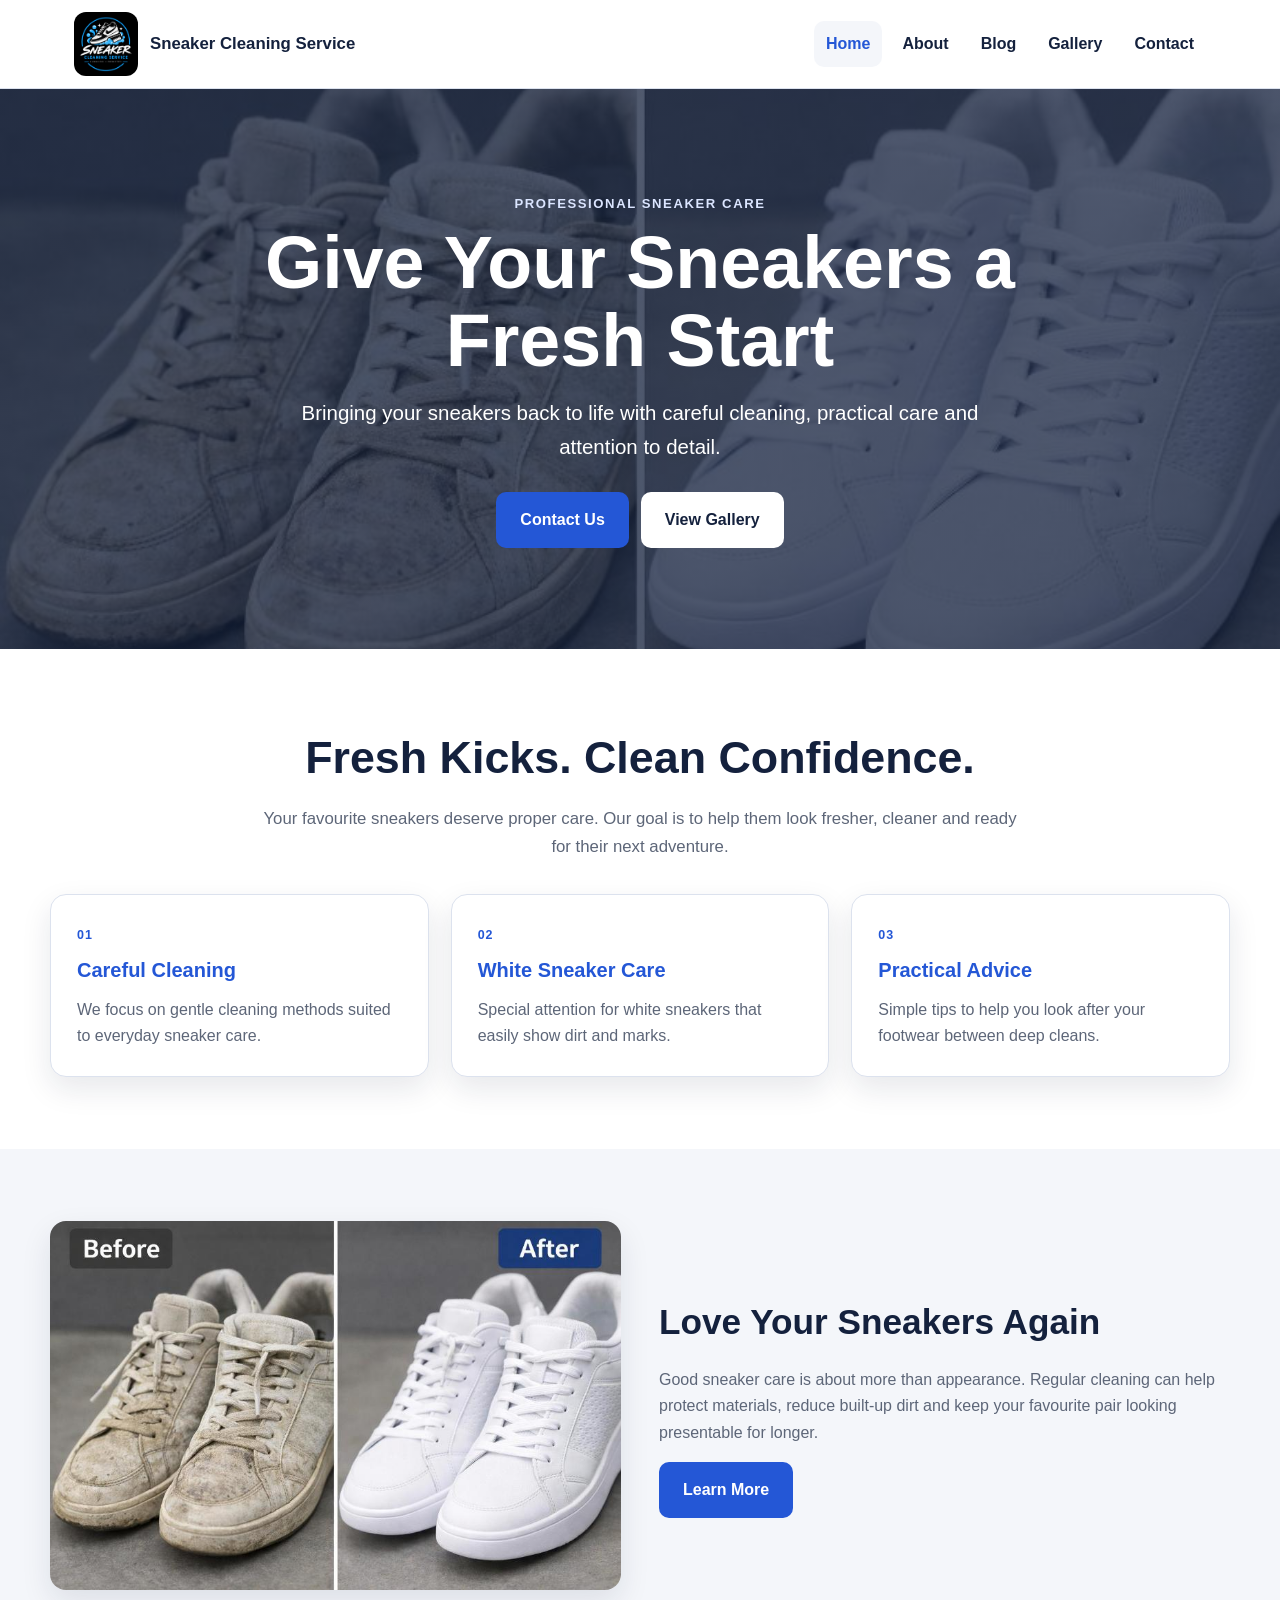
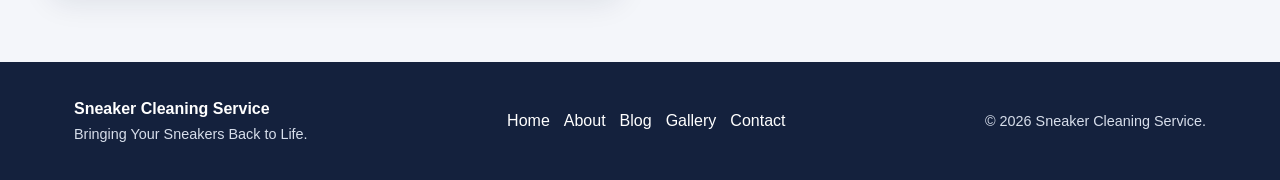
<file: index.html>
<!DOCTYPE html>
<html lang="en">
<head>
  <meta charset="UTF-8">
  <meta name="viewport" content="width=device-width, initial-scale=1.0">
  <meta name="description" content="Sneaker Cleaning Service helps bring your favourite sneakers back to life with careful cleaning and footwear care.">
  <title>Sneaker Cleaning Service | Bringing Your Sneakers Back to Life</title>
  <link rel="stylesheet" href="assets/css/styles.css">
</head>
<body>
  <a class="skip-link" href="#main">Skip to content</a>
  <header class="site-header">
    <div class="header-inner">
      <a class="brand" href="index.html">
        <img src="assets/images/logo.jpeg" alt="Sneaker Cleaning Service logo">
        <span>Sneaker Cleaning Service</span>
      </a>
      <nav class="site-nav" aria-label="Main navigation">
        <a href="index.html" aria-current="page">Home</a>
        <a href="about.html">About</a>
        <a href="blog.html">Blog</a>
        <a href="gallery.html">Gallery</a>
        <a href="contact.html">Contact</a>
      </nav>
    </div>
  </header>

  <main id="main">
    <section class="hero">
      <div class="hero-content">
        <span class="eyebrow">Professional sneaker care</span>
        <h1>Give Your Sneakers a Fresh Start</h1>
        <p>Bringing your sneakers back to life with careful cleaning, practical care and attention to detail.</p>
        <div class="hero-actions">
          <a class="btn btn-primary" href="contact.html">Contact Us</a>
          <a class="btn btn-secondary" href="gallery.html">View Gallery</a>
        </div>
      </div>
    </section>

    <section class="section">
      <div class="container">
        <div class="section-heading">
          <h2>Fresh Kicks. Clean Confidence.</h2>
          <p>Your favourite sneakers deserve proper care. Our goal is to help them look fresher, cleaner and ready for their next adventure.</p>
        </div>
        <div class="cards">
          <article class="card">
            <span class="card-label">01</span>
            <h3>Careful Cleaning</h3>
            <p>We focus on gentle cleaning methods suited to everyday sneaker care.</p>
          </article>
          <article class="card">
            <span class="card-label">02</span>
            <h3>White Sneaker Care</h3>
            <p>Special attention for white sneakers that easily show dirt and marks.</p>
          </article>
          <article class="card">
            <span class="card-label">03</span>
            <h3>Practical Advice</h3>
            <p>Simple tips to help you look after your footwear between deep cleans.</p>
          </article>
        </div>
      </div>
    </section>

    <section class="section alt">
      <div class="container split">
        <img src="assets/images/before-after.jpeg" alt="Before and after example of sneaker cleaning">
        <div>
          <h2>Love Your Sneakers Again</h2>
          <p>Good sneaker care is about more than appearance. Regular cleaning can help protect materials, reduce built-up dirt and keep your favourite pair looking presentable for longer.</p>
          <a class="btn btn-primary" href="about.html">Learn More</a>
        </div>
      </div>
    </section>
  </main>

  <footer class="site-footer">
    <div class="footer-inner">
      <div>
        <strong>Sneaker Cleaning Service</strong>
        <div class="footer-copy">Bringing Your Sneakers Back to Life.</div>
      </div>
      <nav class="footer-links" aria-label="Footer navigation">
        <a href="index.html">Home</a>
        <a href="about.html">About</a>
        <a href="blog.html">Blog</a>
        <a href="gallery.html">Gallery</a>
        <a href="contact.html">Contact</a>
      </nav>
      <div class="footer-copy">&copy; <span data-year>2026</span> Sneaker Cleaning Service.</div>
    </div>
  </footer>
  <script src="assets/js/main.js"></script>
</body>
</html>
</file>
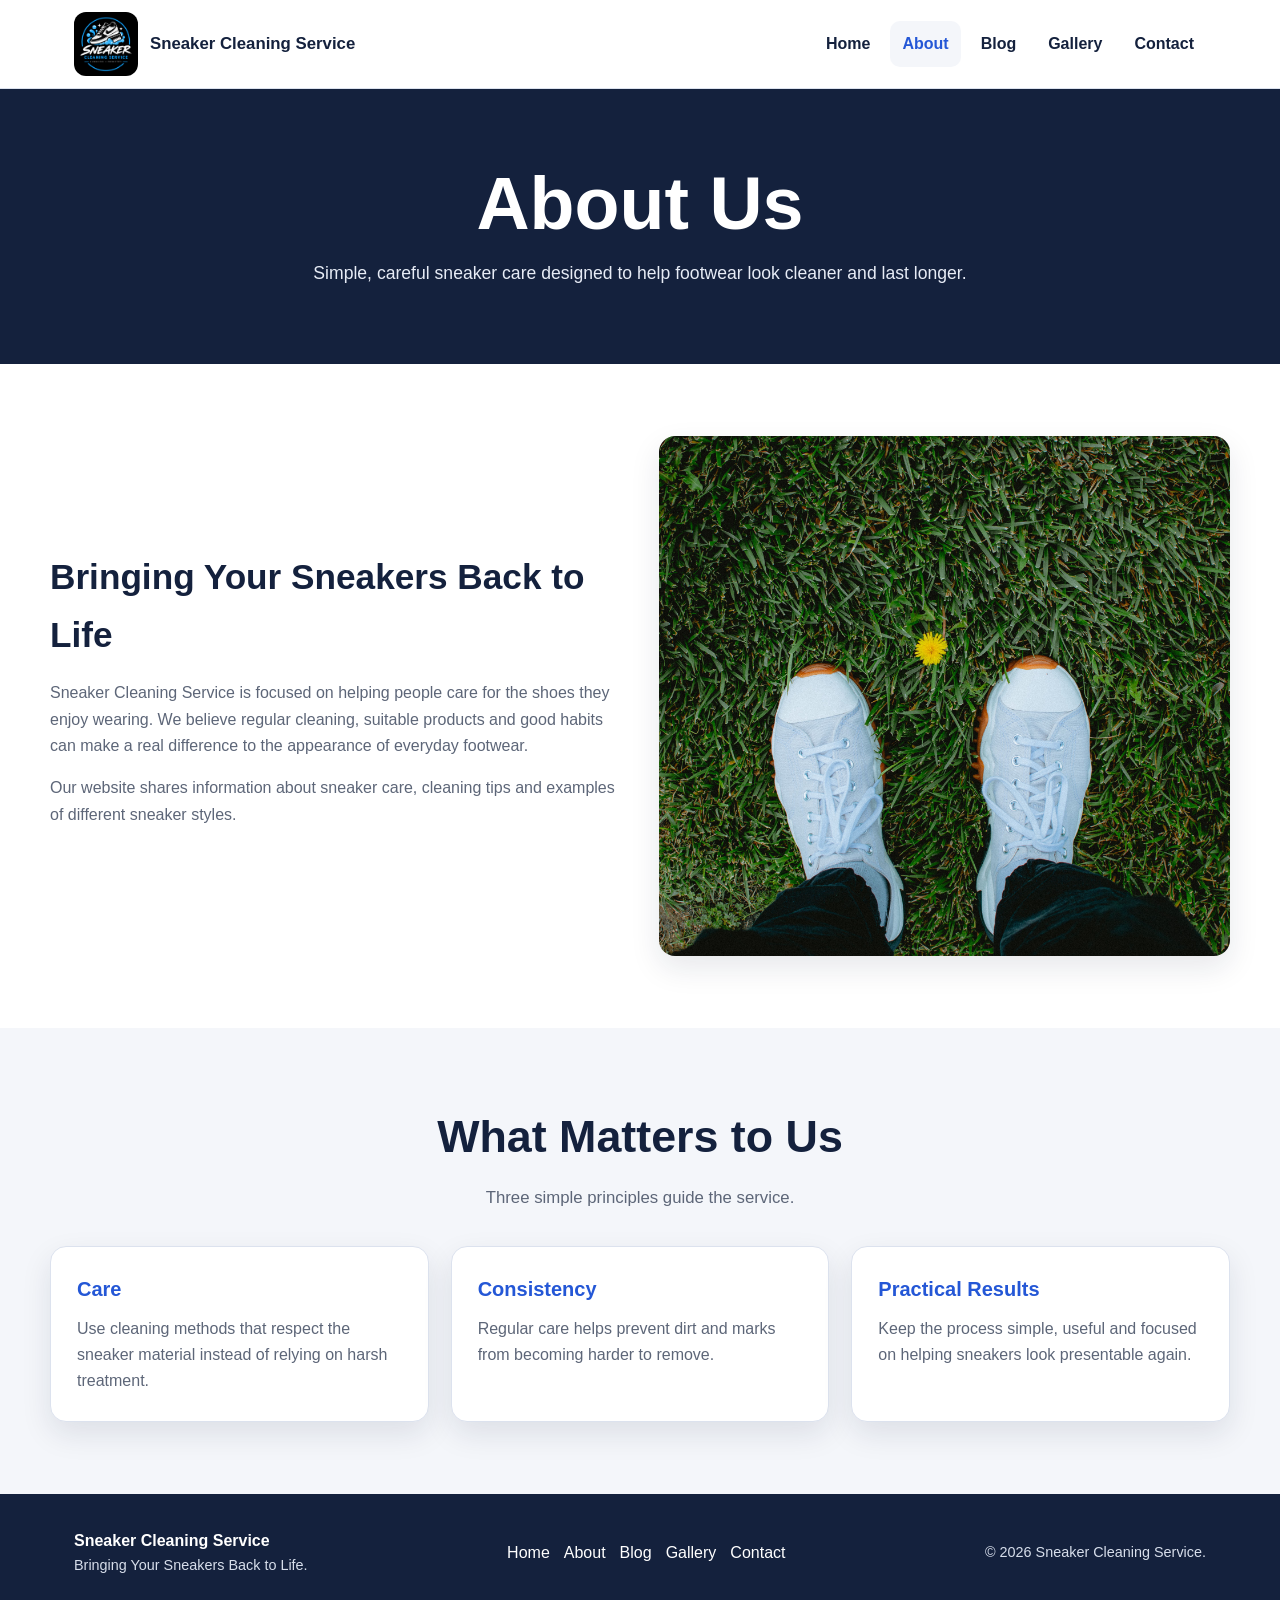
<file: about.html>
<!DOCTYPE html>
<html lang="en">
<head>
  <meta charset="UTF-8">
  <meta name="viewport" content="width=device-width, initial-scale=1.0">
  <meta name="description" content="Learn about Sneaker Cleaning Service and our approach to sneaker care.">
  <title>About | Sneaker Cleaning Service</title>
  <link rel="stylesheet" href="assets/css/styles.css">
</head>
<body>
  <a class="skip-link" href="#main">Skip to content</a>
  <header class="site-header">
    <div class="header-inner">
      <a class="brand" href="index.html"><img src="assets/images/logo.jpeg" alt="Sneaker Cleaning Service logo"><span>Sneaker Cleaning Service</span></a>
      <nav class="site-nav" aria-label="Main navigation">
        <a href="index.html">Home</a><a href="about.html" aria-current="page">About</a><a href="blog.html">Blog</a><a href="gallery.html">Gallery</a><a href="contact.html">Contact</a>
      </nav>
    </div>
  </header>

  <main id="main">
    <section class="page-hero">
      <h1>About Us</h1>
      <p>Simple, careful sneaker care designed to help footwear look cleaner and last longer.</p>
    </section>

    <section class="section">
      <div class="container split">
        <div>
          <h2>Bringing Your Sneakers Back to Life</h2>
          <p>Sneaker Cleaning Service is focused on helping people care for the shoes they enjoy wearing. We believe regular cleaning, suitable products and good habits can make a real difference to the appearance of everyday footwear.</p>
          <p>Our website shares information about sneaker care, cleaning tips and examples of different sneaker styles.</p>
        </div>
        <img src="assets/images/white-sneaker.jpg" alt="Clean white sneaker">
      </div>
    </section>

    <section class="section alt">
      <div class="container">
        <div class="section-heading"><h2>What Matters to Us</h2><p>Three simple principles guide the service.</p></div>
        <div class="cards">
          <article class="card"><h3>Care</h3><p>Use cleaning methods that respect the sneaker material instead of relying on harsh treatment.</p></article>
          <article class="card"><h3>Consistency</h3><p>Regular care helps prevent dirt and marks from becoming harder to remove.</p></article>
          <article class="card"><h3>Practical Results</h3><p>Keep the process simple, useful and focused on helping sneakers look presentable again.</p></article>
        </div>
      </div>
    </section>
  </main>

  <footer class="site-footer"><div class="footer-inner"><div><strong>Sneaker Cleaning Service</strong><div class="footer-copy">Bringing Your Sneakers Back to Life.</div></div><nav class="footer-links" aria-label="Footer navigation"><a href="index.html">Home</a><a href="about.html">About</a><a href="blog.html">Blog</a><a href="gallery.html">Gallery</a><a href="contact.html">Contact</a></nav><div class="footer-copy">&copy; <span data-year>2026</span> Sneaker Cleaning Service.</div></div></footer>
  <script src="assets/js/main.js"></script>
</body>
</html>
</file>
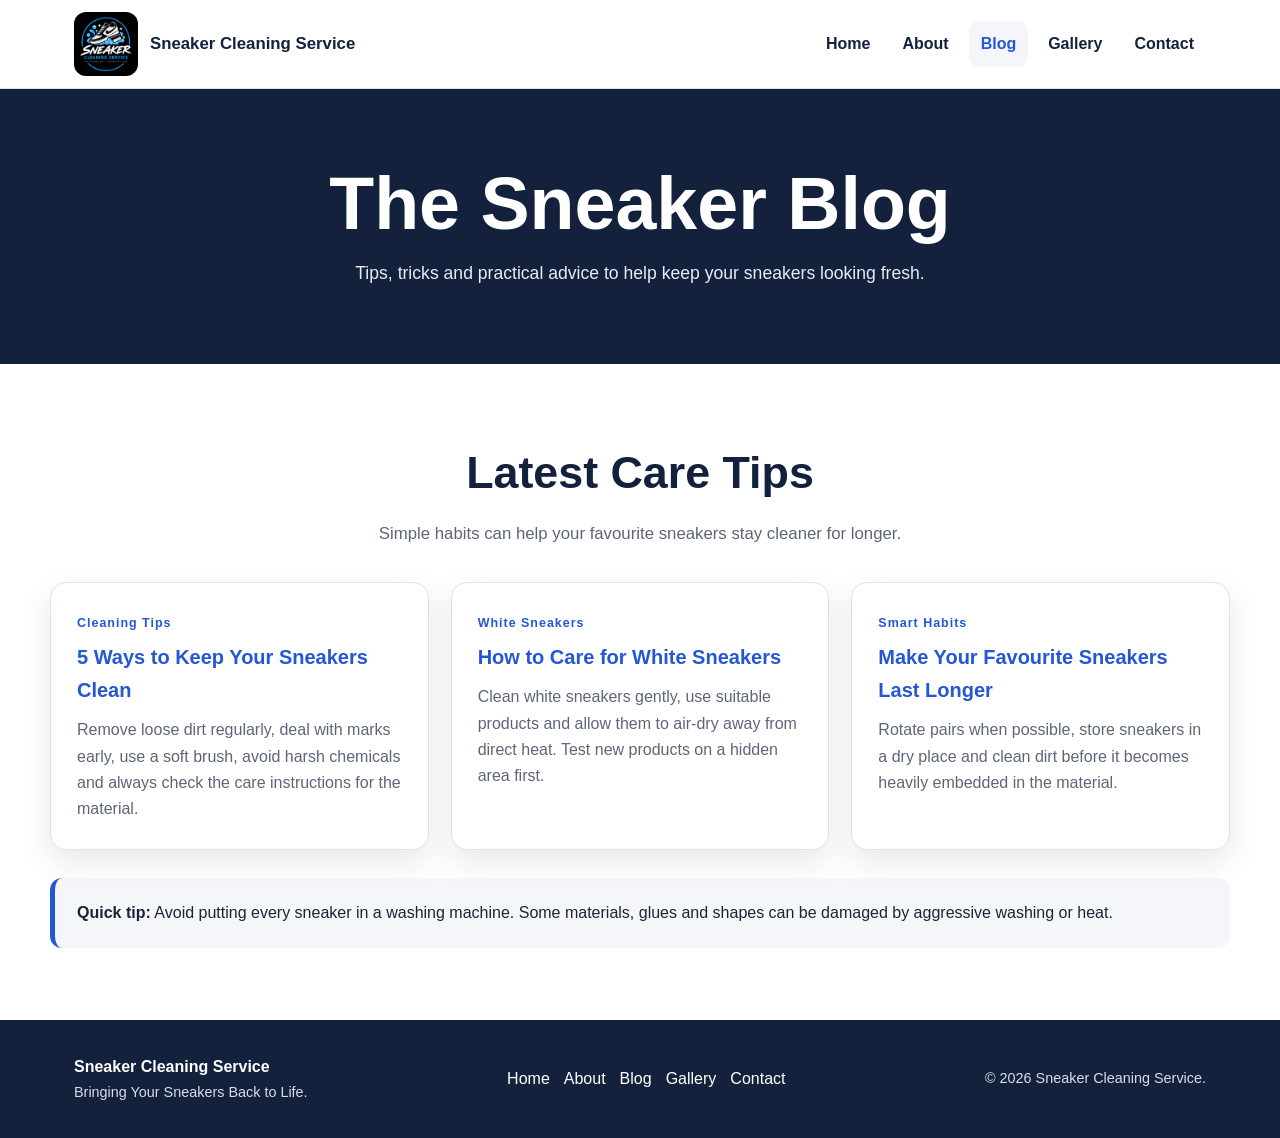
<file: blog.html>
<!DOCTYPE html>
<html lang="en">
<head>
  <meta charset="UTF-8">
  <meta name="viewport" content="width=device-width, initial-scale=1.0">
  <meta name="description" content="Sneaker cleaning tips and practical footwear care advice.">
  <title>Blog | Sneaker Cleaning Service</title>
  <link rel="stylesheet" href="assets/css/styles.css">
</head>
<body>
  <a class="skip-link" href="#main">Skip to content</a>
  <header class="site-header"><div class="header-inner"><a class="brand" href="index.html"><img src="assets/images/logo.jpeg" alt="Sneaker Cleaning Service logo"><span>Sneaker Cleaning Service</span></a><nav class="site-nav" aria-label="Main navigation"><a href="index.html">Home</a><a href="about.html">About</a><a href="blog.html" aria-current="page">Blog</a><a href="gallery.html">Gallery</a><a href="contact.html">Contact</a></nav></div></header>

  <main id="main">
    <section class="page-hero"><h1>The Sneaker Blog</h1><p>Tips, tricks and practical advice to help keep your sneakers looking fresh.</p></section>
    <section class="section">
      <div class="container">
        <div class="section-heading"><h2>Latest Care Tips</h2><p>Simple habits can help your favourite sneakers stay cleaner for longer.</p></div>
        <div class="cards">
          <article class="card"><span class="card-label">Cleaning Tips</span><h3>5 Ways to Keep Your Sneakers Clean</h3><p>Remove loose dirt regularly, deal with marks early, use a soft brush, avoid harsh chemicals and always check the care instructions for the material.</p></article>
          <article class="card"><span class="card-label">White Sneakers</span><h3>How to Care for White Sneakers</h3><p>Clean white sneakers gently, use suitable products and allow them to air-dry away from direct heat. Test new products on a hidden area first.</p></article>
          <article class="card"><span class="card-label">Smart Habits</span><h3>Make Your Favourite Sneakers Last Longer</h3><p>Rotate pairs when possible, store sneakers in a dry place and clean dirt before it becomes heavily embedded in the material.</p></article>
        </div>
        <div class="notice"><strong>Quick tip:</strong> Avoid putting every sneaker in a washing machine. Some materials, glues and shapes can be damaged by aggressive washing or heat.</div>
      </div>
    </section>
  </main>

  <footer class="site-footer"><div class="footer-inner"><div><strong>Sneaker Cleaning Service</strong><div class="footer-copy">Bringing Your Sneakers Back to Life.</div></div><nav class="footer-links" aria-label="Footer navigation"><a href="index.html">Home</a><a href="about.html">About</a><a href="blog.html">Blog</a><a href="gallery.html">Gallery</a><a href="contact.html">Contact</a></nav><div class="footer-copy">&copy; <span data-year>2026</span> Sneaker Cleaning Service.</div></div></footer>
  <script src="assets/js/main.js"></script>
</body>
</html>
</file>
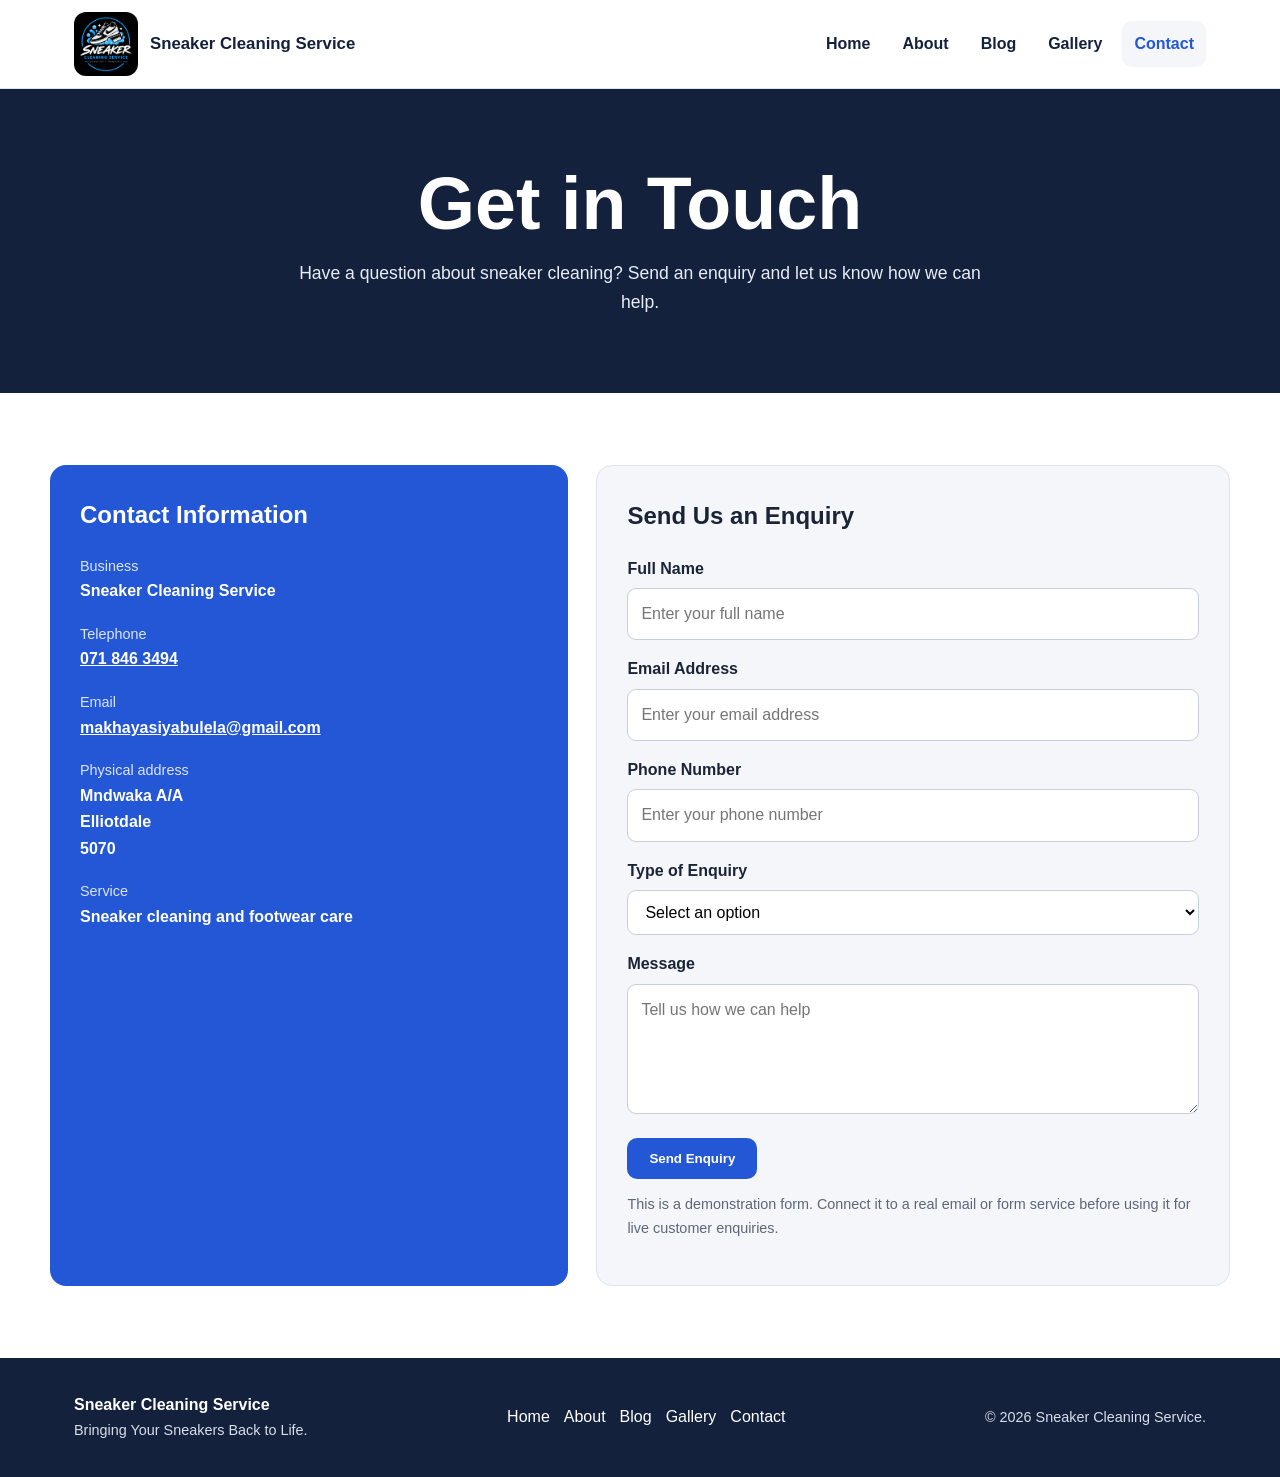
<file: contact.html>
<!DOCTYPE html>
<html lang="en">
<head>
  <meta charset="UTF-8">
  <meta name="viewport" content="width=device-width, initial-scale=1.0">
  <meta name="description" content="Contact Sneaker Cleaning Service for sneaker cleaning and footwear care enquiries.">
  <title>Contact | Sneaker Cleaning Service</title>
  <link rel="stylesheet" href="assets/css/styles.css">
</head>
<body>
  <a class="skip-link" href="#main">Skip to content</a>
  <header class="site-header"><div class="header-inner"><a class="brand" href="index.html"><img src="assets/images/logo.jpeg" alt="Sneaker Cleaning Service logo"><span>Sneaker Cleaning Service</span></a><nav class="site-nav" aria-label="Main navigation"><a href="index.html">Home</a><a href="about.html">About</a><a href="blog.html">Blog</a><a href="gallery.html">Gallery</a><a href="contact.html" aria-current="page">Contact</a></nav></div></header>

  <main id="main">
    <section class="page-hero"><h1>Get in Touch</h1><p>Have a question about sneaker cleaning? Send an enquiry and let us know how we can help.</p></section>
    <section class="section">
      <div class="container contact-grid">
        <aside class="contact-panel">
          <h2>Contact Information</h2>
          <p class="detail"><span>Business</span><strong>Sneaker Cleaning Service</strong></p>
          <p class="detail"><span>Telephone</span><strong><a href="tel:+27718463494">071 846 3494</a></strong></p>
          <p class="detail"><span>Email</span><strong><a href="mailto:makhayasiyabulela@gmail.com">makhayasiyabulela@gmail.com</a></strong></p>
          <p class="detail"><span>Physical address</span><strong>Mndwaka A/A<br>Elliotdale<br>5070</strong></p>
          <p class="detail"><span>Service</span><strong>Sneaker cleaning and footwear care</strong></p>
        </aside>

        <section class="form-panel">
          <h2>Send Us an Enquiry</h2>
          <form data-demo-form>
            <label for="name">Full Name</label>
            <input type="text" id="name" name="name" placeholder="Enter your full name" required>
            <label for="email">Email Address</label>
            <input type="email" id="email" name="email" placeholder="Enter your email address" required>
            <label for="phone">Phone Number</label>
            <input type="tel" id="phone" name="phone" placeholder="Enter your phone number">
            <label for="service">Type of Enquiry</label>
            <select id="service" name="service" required><option value="">Select an option</option><option value="general">General Enquiry</option><option value="cleaning">Sneaker Cleaning</option><option value="pricing">Pricing Enquiry</option></select>
            <label for="message">Message</label>
            <textarea id="message" name="message" placeholder="Tell us how we can help" required></textarea>
            <button class="btn btn-primary" type="submit">Send Enquiry</button>
            <p class="form-note">This is a demonstration form. Connect it to a real email or form service before using it for live customer enquiries.</p>
            <p class="form-status" data-form-status aria-live="polite"></p>
          </form>
        </section>
      </div>
    </section>
  </main>

  <footer class="site-footer"><div class="footer-inner"><div><strong>Sneaker Cleaning Service</strong><div class="footer-copy">Bringing Your Sneakers Back to Life.</div></div><nav class="footer-links" aria-label="Footer navigation"><a href="index.html">Home</a><a href="about.html">About</a><a href="blog.html">Blog</a><a href="gallery.html">Gallery</a><a href="contact.html">Contact</a></nav><div class="footer-copy">&copy; <span data-year>2026</span> Sneaker Cleaning Service.</div></div></footer>
  <script src="assets/js/main.js"></script>
</body>
</html>
</file>
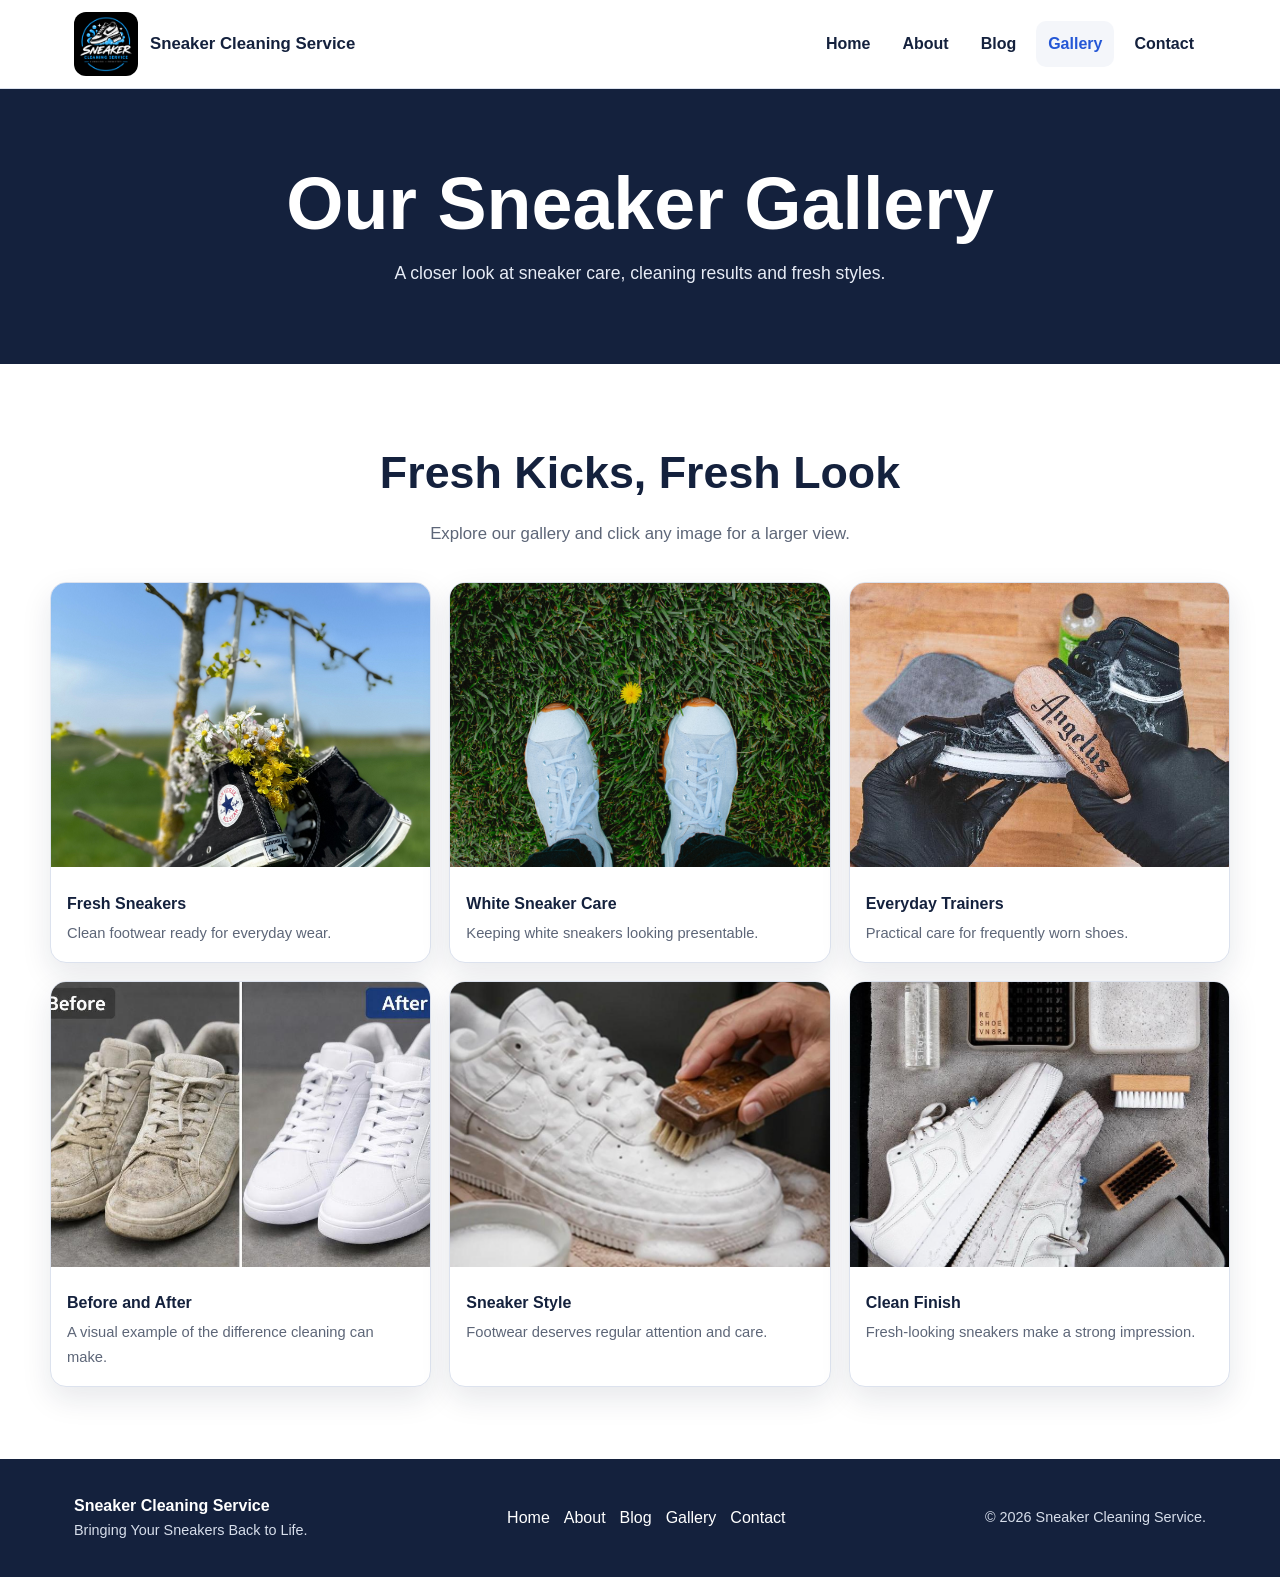
<file: gallery.html>
<!DOCTYPE html>
<html lang="en">
<head>
  <meta charset="UTF-8">
  <meta name="viewport" content="width=device-width, initial-scale=1.0">
  <meta name="description" content="Sneaker Cleaning Service gallery with sneaker care and footwear images.">
  <title>Gallery | Sneaker Cleaning Service</title>
  <link rel="stylesheet" href="assets/css/styles.css">
</head>
<body>
  <a class="skip-link" href="#main">Skip to content</a>
  <header class="site-header"><div class="header-inner"><a class="brand" href="index.html"><img src="assets/images/logo.jpeg" alt="Sneaker Cleaning Service logo"><span>Sneaker Cleaning Service</span></a><nav class="site-nav" aria-label="Main navigation"><a href="index.html">Home</a><a href="about.html">About</a><a href="blog.html">Blog</a><a href="gallery.html" aria-current="page">Gallery</a><a href="contact.html">Contact</a></nav></div></header>

  <main id="main">
    <section class="page-hero"><h1>Our Sneaker Gallery</h1><p>A closer look at sneaker care, cleaning results and fresh styles.</p></section>
    <section class="section">
      <div class="container">
        <div class="section-heading"><h2>Fresh Kicks, Fresh Look</h2><p>Explore our gallery and click any image for a larger view.</p></div>
        <div class="gallery-grid">
          <article class="gallery-item"><button type="button" data-lightbox-src="assets/images/sneaker-9.jpg" data-lightbox-alt="Sneaker care example"><img src="assets/images/sneaker-9.jpg" alt="Sneaker care example"></button><div class="gallery-caption"><strong>Fresh Sneakers</strong><p>Clean footwear ready for everyday wear.</p></div></article>
          <article class="gallery-item"><button type="button" data-lightbox-src="assets/images/white-sneaker.jpg" data-lightbox-alt="White sneaker"><img src="assets/images/white-sneaker.jpg" alt="White sneaker"></button><div class="gallery-caption"><strong>White Sneaker Care</strong><p>Keeping white sneakers looking presentable.</p></div></article>
          <article class="gallery-item"><button type="button" data-lightbox-src="assets/images/sneaker-4.jpeg" data-lightbox-alt="Casual trainer"><img src="assets/images/sneaker-4.jpeg" alt="Casual trainer"></button><div class="gallery-caption"><strong>Everyday Trainers</strong><p>Practical care for frequently worn shoes.</p></div></article>
          <article class="gallery-item"><button type="button" data-lightbox-src="assets/images/before-after.jpeg" data-lightbox-alt="Before and after sneaker cleaning"><img src="assets/images/before-after.jpeg" alt="Before and after sneaker cleaning"></button><div class="gallery-caption"><strong>Before and After</strong><p>A visual example of the difference cleaning can make.</p></div></article>
          <article class="gallery-item"><button type="button" data-lightbox-src="assets/images/sneaker-1.jpeg" data-lightbox-alt="Sneaker image"><img src="assets/images/sneaker-1.jpeg" alt="Sneaker image"></button><div class="gallery-caption"><strong>Sneaker Style</strong><p>Footwear deserves regular attention and care.</p></div></article>
          <article class="gallery-item"><button type="button" data-lightbox-src="assets/images/sneaker-6.jpeg" data-lightbox-alt="Sneaker cleaning image"><img src="assets/images/sneaker-6.jpeg" alt="Sneaker cleaning image"></button><div class="gallery-caption"><strong>Clean Finish</strong><p>Fresh-looking sneakers make a strong impression.</p></div></article>
        </div>
      </div>
    </section>
  </main>

  <div class="lightbox" data-lightbox aria-hidden="true" role="dialog" aria-label="Image preview"><button class="lightbox-close" type="button" data-lightbox-close aria-label="Close image preview">×</button><img alt=""></div>

  <footer class="site-footer"><div class="footer-inner"><div><strong>Sneaker Cleaning Service</strong><div class="footer-copy">Bringing Your Sneakers Back to Life.</div></div><nav class="footer-links" aria-label="Footer navigation"><a href="index.html">Home</a><a href="about.html">About</a><a href="blog.html">Blog</a><a href="gallery.html">Gallery</a><a href="contact.html">Contact</a></nav><div class="footer-copy">&copy; <span data-year>2026</span> Sneaker Cleaning Service.</div></div></footer>
  <script src="assets/js/main.js"></script>
</body>
</html>
</file>
<file: assets/css/styles.css>
:root {
  --blue: #2457d6;
  --blue-dark: #183fa5;
  --navy: #14213d;
  --text: #1b2436;
  --muted: #5d6678;
  --surface: #f4f6fa;
  --line: #dce2ee;
  --white: #ffffff;
  --shadow: 0 12px 30px rgba(20, 33, 61, 0.10);
  --radius: 16px;
  --max: 1180px;
}

* { box-sizing: border-box; }
html { scroll-behavior: smooth; }
body {
  margin: 0;
  font-family: Arial, Helvetica, sans-serif;
  color: var(--text);
  background: var(--white);
  line-height: 1.65;
}
img { max-width: 100%; height: auto; }
a { color: inherit; }

.skip-link {
  position: absolute;
  left: -9999px;
  top: 0;
  background: var(--navy);
  color: #fff;
  padding: .75rem 1rem;
  z-index: 1000;
}
.skip-link:focus { left: 1rem; top: 1rem; }

.site-header {
  position: sticky;
  top: 0;
  z-index: 100;
  background: rgba(255,255,255,.97);
  border-bottom: 1px solid var(--line);
  backdrop-filter: blur(8px);
}
.header-inner {
  max-width: var(--max);
  margin: 0 auto;
  padding: 12px 24px;
  display: flex;
  align-items: center;
  justify-content: space-between;
  gap: 24px;
}
.brand {
  display: flex;
  align-items: center;
  gap: 12px;
  text-decoration: none;
  color: var(--navy);
  font-weight: 800;
}
.brand img {
  width: 64px;
  height: 64px;
  object-fit: contain;
  border-radius: 12px;
}
.brand span { font-size: 1.05rem; }
.site-nav { display: flex; gap: 8px; flex-wrap: wrap; justify-content: flex-end; }
.site-nav a {
  text-decoration: none;
  padding: 10px 12px;
  border-radius: 10px;
  font-weight: 700;
  color: var(--navy);
}
.site-nav a:hover,
.site-nav a:focus-visible,
.site-nav a[aria-current="page"] {
  background: var(--surface);
  color: var(--blue);
  outline: none;
}

.hero {
  min-height: 560px;
  display: grid;
  place-items: center;
  text-align: center;
  color: white;
  padding: 72px 24px;
  background:
    linear-gradient(rgba(20,33,61,.74), rgba(20,33,61,.76)),
    url('../images/before-after.jpeg') center/cover no-repeat;
}
.hero-content { max-width: 850px; }
.eyebrow {
  display: inline-block;
  text-transform: uppercase;
  letter-spacing: .12em;
  font-weight: 800;
  font-size: .82rem;
  color: #dbe5ff;
  margin-bottom: 10px;
}
.hero h1,
.page-hero h1 {
  margin: 0 0 16px;
  line-height: 1.06;
  font-size: clamp(2.4rem, 7vw, 4.6rem);
}
.hero p { font-size: clamp(1.05rem, 2.2vw, 1.28rem); margin: 0 auto 28px; max-width: 700px; }
.hero-actions { display: flex; justify-content: center; gap: 12px; flex-wrap: wrap; }
.btn {
  display: inline-block;
  text-decoration: none;
  font-weight: 800;
  border-radius: 10px;
  padding: 13px 22px;
  transition: transform .2s ease, background .2s ease;
  border: 2px solid transparent;
}
.btn:hover { transform: translateY(-2px); }
.btn-primary { background: var(--blue); color: #fff; }
.btn-primary:hover { background: var(--blue-dark); }
.btn-secondary { background: #fff; color: var(--navy); }
.btn-outline { border-color: var(--blue); color: var(--blue); background: transparent; }

.page-hero {
  background: var(--navy);
  color: white;
  text-align: center;
  padding: 76px 24px;
}
.page-hero p { max-width: 720px; margin: 0 auto; font-size: 1.1rem; color: #e7ecf6; }

.section { padding: 72px 24px; }
.section.alt { background: var(--surface); }
.container { max-width: var(--max); margin: 0 auto; }
.section-heading { text-align: center; max-width: 760px; margin: 0 auto 34px; }
.section-heading h2 { color: var(--navy); font-size: clamp(1.9rem, 4vw, 2.8rem); margin: 0 0 10px; }
.section-heading p { color: var(--muted); margin: 0; font-size: 1.05rem; }

.cards { display: grid; grid-template-columns: repeat(3, 1fr); gap: 22px; }
.card {
  background: #fff;
  border: 1px solid var(--line);
  border-radius: var(--radius);
  padding: 26px;
  box-shadow: var(--shadow);
}
.card h3 { color: var(--blue); margin: 0 0 10px; font-size: 1.25rem; }
.card p { margin: 0; color: var(--muted); }
.card-label { display: inline-block; margin-bottom: 8px; font-size: .78rem; letter-spacing: .08em; font-weight: 800; color: var(--blue); }

.split { display: grid; grid-template-columns: 1fr 1fr; gap: 38px; align-items: center; }
.split img { width: 100%; border-radius: var(--radius); box-shadow: var(--shadow); object-fit: cover; max-height: 520px; }
.split h2 { color: var(--navy); font-size: 2.2rem; margin: 0 0 12px; }
.split p { color: var(--muted); }

.gallery-grid { display: grid; grid-template-columns: repeat(3, 1fr); gap: 18px; }
.gallery-item {
  overflow: hidden;
  border-radius: var(--radius);
  box-shadow: var(--shadow);
  background: #fff;
  border: 1px solid var(--line);
}
.gallery-item button {
  width: 100%;
  padding: 0;
  margin: 0;
  border: 0;
  background: transparent;
  cursor: zoom-in;
}
.gallery-item img {
  width: 100%;
  aspect-ratio: 4 / 3;
  object-fit: cover;
  display: block;
  transition: transform .25s ease;
}
.gallery-item button:hover img { transform: scale(1.03); }
.gallery-caption { padding: 15px 16px 17px; }
.gallery-caption strong { color: var(--navy); }
.gallery-caption p { margin: 4px 0 0; color: var(--muted); font-size: .92rem; }

.contact-grid { display: grid; grid-template-columns: .9fr 1.1fr; gap: 28px; }
.contact-panel,
.form-panel {
  border-radius: var(--radius);
  padding: 30px;
}
.contact-panel { background: var(--blue); color: #fff; }
.contact-panel h2, .form-panel h2 { margin-top: 0; }
.contact-panel .detail { margin: 0 0 18px; }
.contact-panel .detail span { display: block; opacity: .84; font-size: .9rem; }
.contact-panel .placeholder { color: #fff3b0; font-weight: 700; }
.form-panel { background: var(--surface); border: 1px solid var(--line); }
label { display: block; font-weight: 700; margin-bottom: 6px; }
input, select, textarea {
  width: 100%;
  font: inherit;
  padding: 12px 13px;
  border: 1px solid #c7cfde;
  border-radius: 9px;
  margin-bottom: 16px;
  background: #fff;
}
textarea { min-height: 130px; resize: vertical; }
button[type="submit"] { border: 0; cursor: pointer; }
.form-note, .form-status { color: var(--muted); font-size: .9rem; }
.form-status { margin-top: 12px; font-weight: 700; }

.notice {
  border-left: 5px solid var(--blue);
  background: var(--surface);
  border-radius: 12px;
  padding: 22px;
  margin-top: 28px;
}

.site-footer {
  background: var(--navy);
  color: #fff;
  margin-top: 0;
}
.footer-inner {
  max-width: var(--max);
  margin: 0 auto;
  padding: 34px 24px;
  display: flex;
  justify-content: space-between;
  gap: 24px;
  align-items: center;
  flex-wrap: wrap;
}
.footer-links { display: flex; flex-wrap: wrap; gap: 14px; }
.footer-links a { color: #fff; text-decoration: none; }
.footer-links a:hover { text-decoration: underline; }
.footer-copy { color: #d7deeb; font-size: .9rem; }

.lightbox {
  position: fixed;
  inset: 0;
  display: none;
  align-items: center;
  justify-content: center;
  padding: 28px;
  background: rgba(10, 15, 28, .88);
  z-index: 500;
}
.lightbox.open { display: flex; }
.lightbox img { max-width: min(100%, 1100px); max-height: 84vh; border-radius: 12px; box-shadow: 0 20px 60px rgba(0,0,0,.35); }
.lightbox-close {
  position: absolute;
  top: 18px;
  right: 22px;
  width: 44px;
  height: 44px;
  border: 0;
  border-radius: 50%;
  font-size: 1.7rem;
  cursor: pointer;
  background: #fff;
  color: var(--navy);
}

@media (max-width: 900px) {
  .cards, .gallery-grid { grid-template-columns: repeat(2, 1fr); }
  .split, .contact-grid { grid-template-columns: 1fr; }
}

@media (max-width: 700px) {
  .header-inner { flex-direction: column; align-items: flex-start; }
  .site-nav { width: 100%; justify-content: flex-start; }
  .site-nav a { padding: 8px 9px; }
  .hero { min-height: 500px; }
  .section { padding: 56px 18px; }
  .cards, .gallery-grid { grid-template-columns: 1fr; }
  .brand img { width: 54px; height: 54px; }
  .footer-inner { align-items: flex-start; flex-direction: column; }
}
</file>
